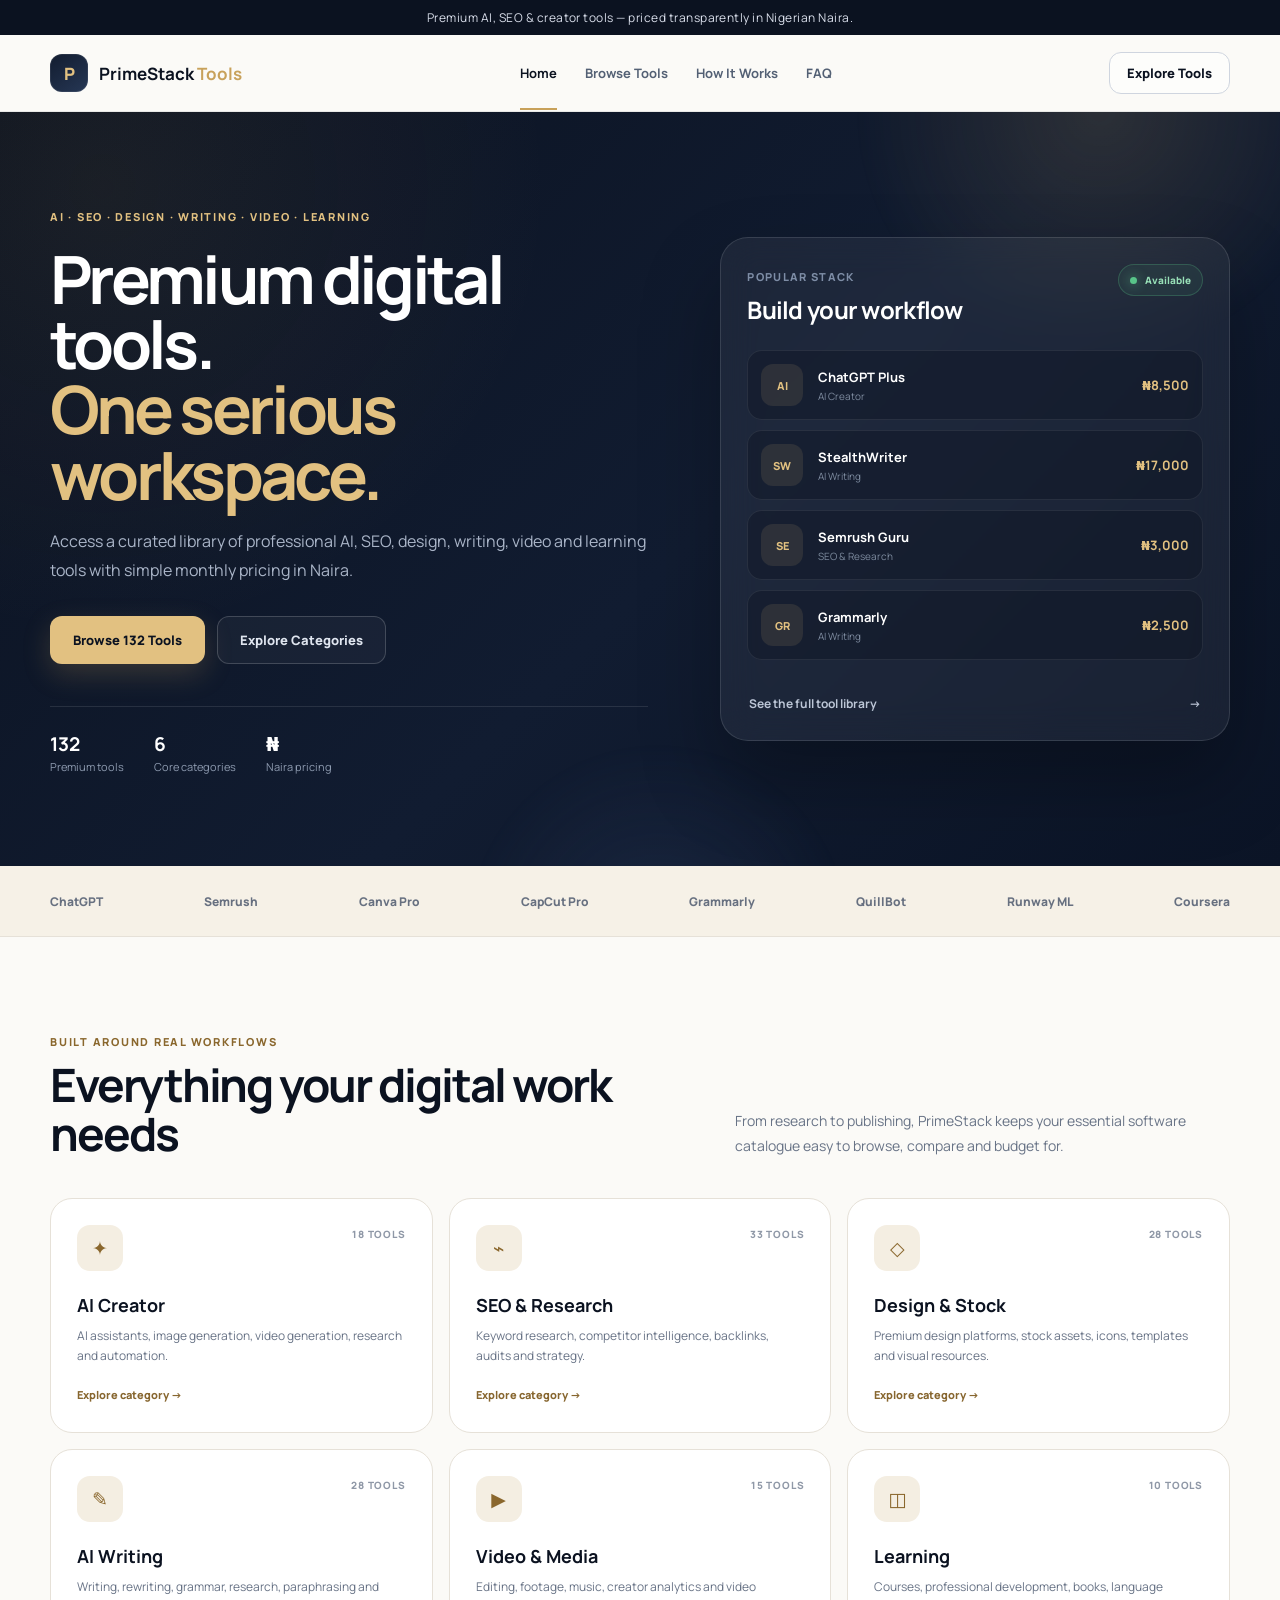
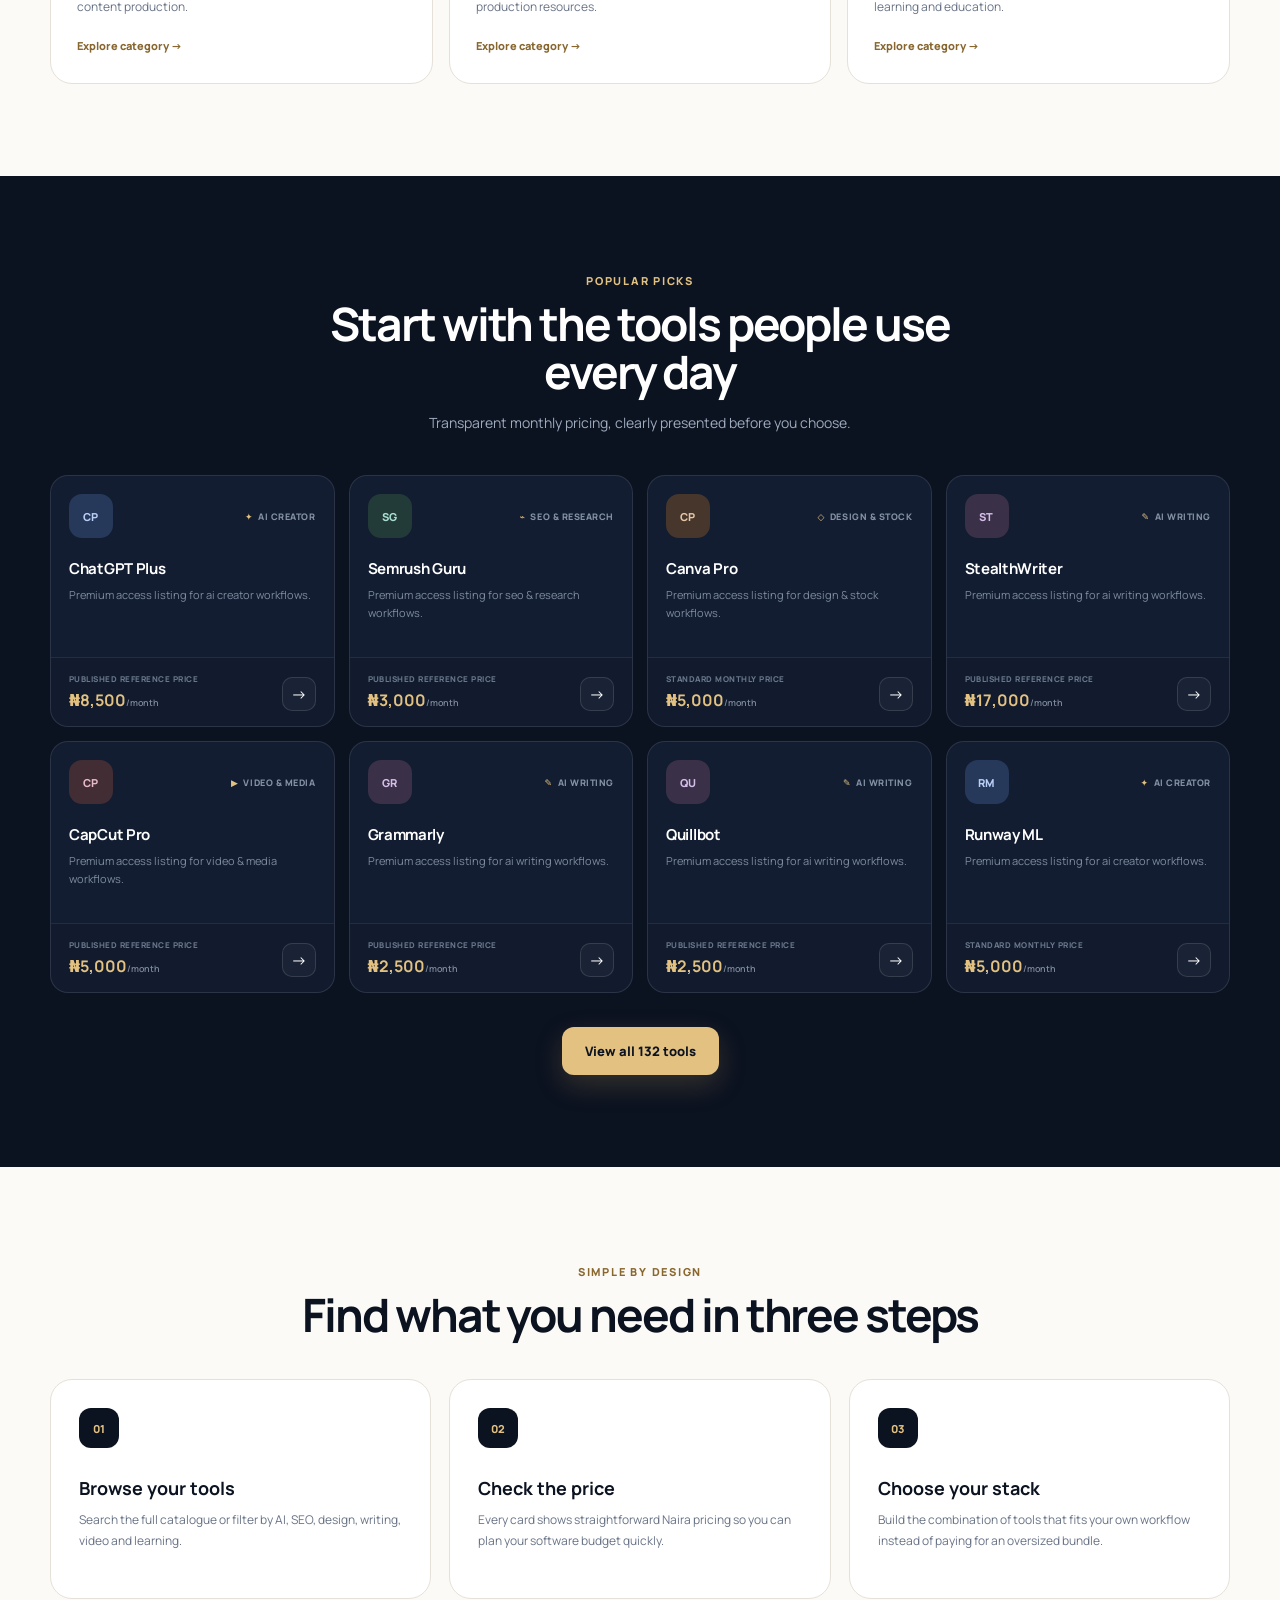
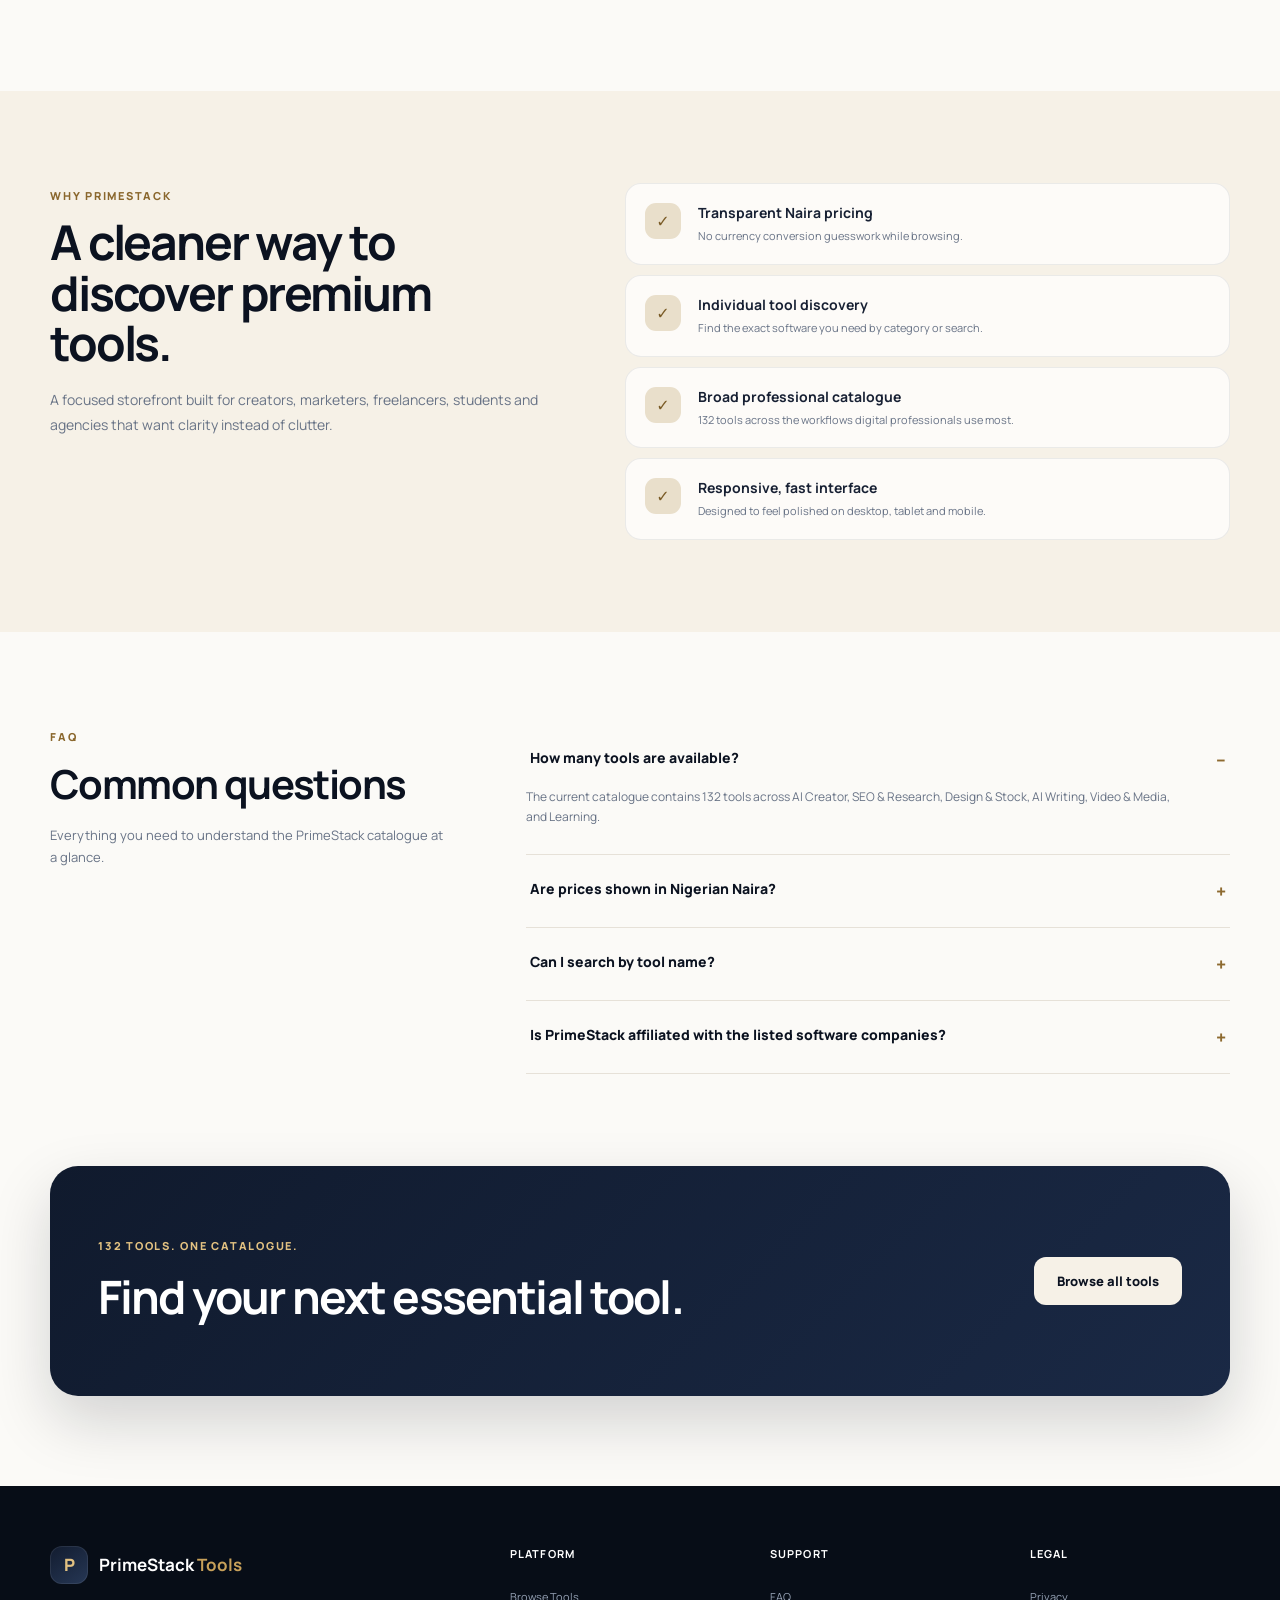
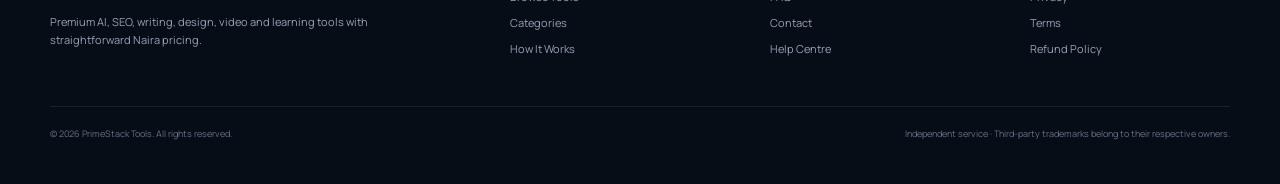
<file: index.html>
<!doctype html>
<html lang="en">
<head>
  <meta charset="UTF-8" />
  <meta name="viewport" content="width=device-width, initial-scale=1.0" />
  <meta name="description" content="PrimeStack Tools — premium AI, SEO, writing, design, video and learning tools with transparent Naira pricing." />
  <title>PrimeStack Tools — Premium Digital Tools in Naira</title>
  <link rel="preconnect" href="https://fonts.googleapis.com">
  <link rel="preconnect" href="https://fonts.gstatic.com" crossorigin>
  <link href="https://fonts.googleapis.com/css2?family=Manrope:wght@400;500;600;700;800&display=swap" rel="stylesheet">
  <link rel="stylesheet" href="styles.css" />
</head>
<body data-page="home">
  <div class="announcement">Premium AI, SEO & creator tools — priced transparently in Nigerian Naira.</div>

  <header class="site-header">
    <div class="container nav-wrap">
      <a class="brand" href="index.html" aria-label="PrimeStack Tools home">
        <span class="brand-mark">P</span>
        <span>PrimeStack <strong>Tools</strong></span>
      </a>
      <nav class="main-nav" aria-label="Primary navigation">
        <a class="active" href="index.html">Home</a>
        <a href="browse-tools.html">Browse Tools</a>
        <a href="#how-it-works">How It Works</a>
        <a href="#faq">FAQ</a>
      </nav>
      <a class="btn btn-small btn-outline" href="browse-tools.html">Explore Tools</a>
      <button class="menu-btn" aria-label="Toggle menu">☰</button>
    </div>
  </header>

  <main>
    <section class="hero">
      <div class="hero-glow hero-glow-one"></div>
      <div class="hero-glow hero-glow-two"></div>
      <div class="container hero-grid">
        <div class="hero-copy">
          <span class="eyebrow">AI · SEO · DESIGN · WRITING · VIDEO · LEARNING</span>
          <h1>Premium digital tools.<br><span>One serious workspace.</span></h1>
          <p>Access a curated library of professional AI, SEO, design, writing, video and learning tools with simple monthly pricing in Naira.</p>
          <div class="hero-actions">
            <a class="btn btn-primary" href="browse-tools.html">Browse 132 Tools</a>
            <a class="btn btn-ghost" href="#categories">Explore Categories</a>
          </div>
          <div class="trust-row">
            <div><strong>132</strong><span>Premium tools</span></div>
            <div><strong>6</strong><span>Core categories</span></div>
            <div><strong>₦</strong><span>Naira pricing</span></div>
          </div>
        </div>

        <div class="hero-panel">
          <div class="panel-top">
            <div>
              <span class="panel-kicker">Popular stack</span>
              <h2>Build your workflow</h2>
            </div>
            <span class="live-pill"><i></i> Available</span>
          </div>
          <div class="stack-list">
            <div class="stack-item"><span class="stack-icon">AI</span><div><b>ChatGPT Plus</b><small>AI Creator</small></div><strong>₦8,500</strong></div>
            <div class="stack-item"><span class="stack-icon">SW</span><div><b>StealthWriter</b><small>AI Writing</small></div><strong>₦17,000</strong></div>
            <div class="stack-item"><span class="stack-icon">SE</span><div><b>Semrush Guru</b><small>SEO & Research</small></div><strong>₦3,000</strong></div>
            <div class="stack-item"><span class="stack-icon">GR</span><div><b>Grammarly</b><small>AI Writing</small></div><strong>₦2,500</strong></div>
          </div>
          <a class="panel-link" href="browse-tools.html">See the full tool library <span>→</span></a>
        </div>
      </div>
    </section>

    <section class="logo-strip" aria-label="Popular tools">
      <div class="container strip-inner">
        <span>ChatGPT</span><span>Semrush</span><span>Canva Pro</span><span>CapCut Pro</span><span>Grammarly</span><span>QuillBot</span><span>Runway ML</span><span>Coursera</span>
      </div>
    </section>

    <section class="section" id="categories">
      <div class="container">
        <div class="section-heading split-heading">
          <div>
            <span class="eyebrow dark">BUILT AROUND REAL WORKFLOWS</span>
            <h2>Everything your digital work needs</h2>
          </div>
          <p>From research to publishing, PrimeStack keeps your essential software catalogue easy to browse, compare and budget for.</p>
        </div>

        <div class="category-grid">
          <a class="category-card" href="browse-tools.html?category=AI%20Creator">
            <span class="category-icon">✦</span><span class="category-count">18 tools</span>
            <h3>AI Creator</h3><p>AI assistants, image generation, video generation, research and automation.</p><span class="card-link">Explore category →</span>
          </a>
          <a class="category-card" href="browse-tools.html?category=SEO%20%26%20Research">
            <span class="category-icon">⌁</span><span class="category-count">33 tools</span>
            <h3>SEO & Research</h3><p>Keyword research, competitor intelligence, backlinks, audits and strategy.</p><span class="card-link">Explore category →</span>
          </a>
          <a class="category-card" href="browse-tools.html?category=Design%20%26%20Stock">
            <span class="category-icon">◇</span><span class="category-count">28 tools</span>
            <h3>Design & Stock</h3><p>Premium design platforms, stock assets, icons, templates and visual resources.</p><span class="card-link">Explore category →</span>
          </a>
          <a class="category-card" href="browse-tools.html?category=AI%20Writing">
            <span class="category-icon">✎</span><span class="category-count">28 tools</span>
            <h3>AI Writing</h3><p>Writing, rewriting, grammar, research, paraphrasing and content production.</p><span class="card-link">Explore category →</span>
          </a>
          <a class="category-card" href="browse-tools.html?category=Video%20%26%20Media">
            <span class="category-icon">▶</span><span class="category-count">15 tools</span>
            <h3>Video & Media</h3><p>Editing, footage, music, creator analytics and video production resources.</p><span class="card-link">Explore category →</span>
          </a>
          <a class="category-card" href="browse-tools.html?category=Learning">
            <span class="category-icon">◫</span><span class="category-count">10 tools</span>
            <h3>Learning</h3><p>Courses, professional development, books, language learning and education.</p><span class="card-link">Explore category →</span>
          </a>
        </div>
      </div>
    </section>

    <section class="section section-dark">
      <div class="container">
        <div class="section-heading centered light">
          <span class="eyebrow">POPULAR PICKS</span>
          <h2>Start with the tools people use every day</h2>
          <p>Transparent monthly pricing, clearly presented before you choose.</p>
        </div>
        <div id="featuredTools" class="tool-grid featured-grid"></div>
        <div class="center-action"><a class="btn btn-primary" href="browse-tools.html">View all 132 tools</a></div>
      </div>
    </section>

    <section class="section" id="how-it-works">
      <div class="container">
        <div class="section-heading centered">
          <span class="eyebrow dark">SIMPLE BY DESIGN</span>
          <h2>Find what you need in three steps</h2>
        </div>
        <div class="steps-grid">
          <article class="step-card"><span>01</span><h3>Browse your tools</h3><p>Search the full catalogue or filter by AI, SEO, design, writing, video and learning.</p></article>
          <article class="step-card"><span>02</span><h3>Check the price</h3><p>Every card shows straightforward Naira pricing so you can plan your software budget quickly.</p></article>
          <article class="step-card"><span>03</span><h3>Choose your stack</h3><p>Build the combination of tools that fits your own workflow instead of paying for an oversized bundle.</p></article>
        </div>
      </div>
    </section>

    <section class="section value-section">
      <div class="container value-grid">
        <div>
          <span class="eyebrow dark">WHY PRIMESTACK</span>
          <h2>A cleaner way to discover premium tools.</h2>
          <p class="value-lead">A focused storefront built for creators, marketers, freelancers, students and agencies that want clarity instead of clutter.</p>
        </div>
        <div class="benefit-list">
          <div><span>✓</span><div><h3>Transparent Naira pricing</h3><p>No currency conversion guesswork while browsing.</p></div></div>
          <div><span>✓</span><div><h3>Individual tool discovery</h3><p>Find the exact software you need by category or search.</p></div></div>
          <div><span>✓</span><div><h3>Broad professional catalogue</h3><p>132 tools across the workflows digital professionals use most.</p></div></div>
          <div><span>✓</span><div><h3>Responsive, fast interface</h3><p>Designed to feel polished on desktop, tablet and mobile.</p></div></div>
        </div>
      </div>
    </section>

    <section class="section faq-section" id="faq">
      <div class="container faq-grid">
        <div class="faq-intro">
          <span class="eyebrow dark">FAQ</span>
          <h2>Common questions</h2>
          <p>Everything you need to understand the PrimeStack catalogue at a glance.</p>
        </div>
        <div class="accordion">
          <details open><summary>How many tools are available?</summary><p>The current catalogue contains 132 tools across AI Creator, SEO & Research, Design & Stock, AI Writing, Video & Media, and Learning.</p></details>
          <details><summary>Are prices shown in Nigerian Naira?</summary><p>Yes. All storefront pricing is displayed in Naira. Where an exact published reference price exists, it is reflected; otherwise the standard listing price is ₦5,000/month.</p></details>
          <details><summary>Can I search by tool name?</summary><p>Yes. The Browse Tools page includes instant search and category filters for the entire catalogue.</p></details>
          <details><summary>Is PrimeStack affiliated with the listed software companies?</summary><p>No. PrimeStack Tools is presented as an independent storefront. Third-party product names and trademarks remain the property of their respective owners.</p></details>
        </div>
      </div>
    </section>

    <section class="cta-section">
      <div class="container cta-box">
        <div>
          <span class="eyebrow">132 TOOLS. ONE CATALOGUE.</span>
          <h2>Find your next essential tool.</h2>
        </div>
        <a class="btn btn-light" href="browse-tools.html">Browse all tools</a>
      </div>
    </section>
  </main>

  <footer class="site-footer">
    <div class="container footer-grid">
      <div>
        <a class="brand footer-brand" href="index.html"><span class="brand-mark">P</span><span>PrimeStack <strong>Tools</strong></span></a>
        <p>Premium AI, SEO, writing, design, video and learning tools with straightforward Naira pricing.</p>
      </div>
      <div><h4>Platform</h4><a href="browse-tools.html">Browse Tools</a><a href="#categories">Categories</a><a href="#how-it-works">How It Works</a></div>
      <div><h4>Support</h4><a href="#faq">FAQ</a><a href="#">Contact</a><a href="#">Help Centre</a></div>
      <div><h4>Legal</h4><a href="#">Privacy</a><a href="#">Terms</a><a href="#">Refund Policy</a></div>
    </div>
    <div class="container footer-bottom">
      <span>© 2026 PrimeStack Tools. All rights reserved.</span>
      <span>Independent service · Third-party trademarks belong to their respective owners.</span>
    </div>
  </footer>

  <script src="app.js"></script>
</body>
</html>
</file>
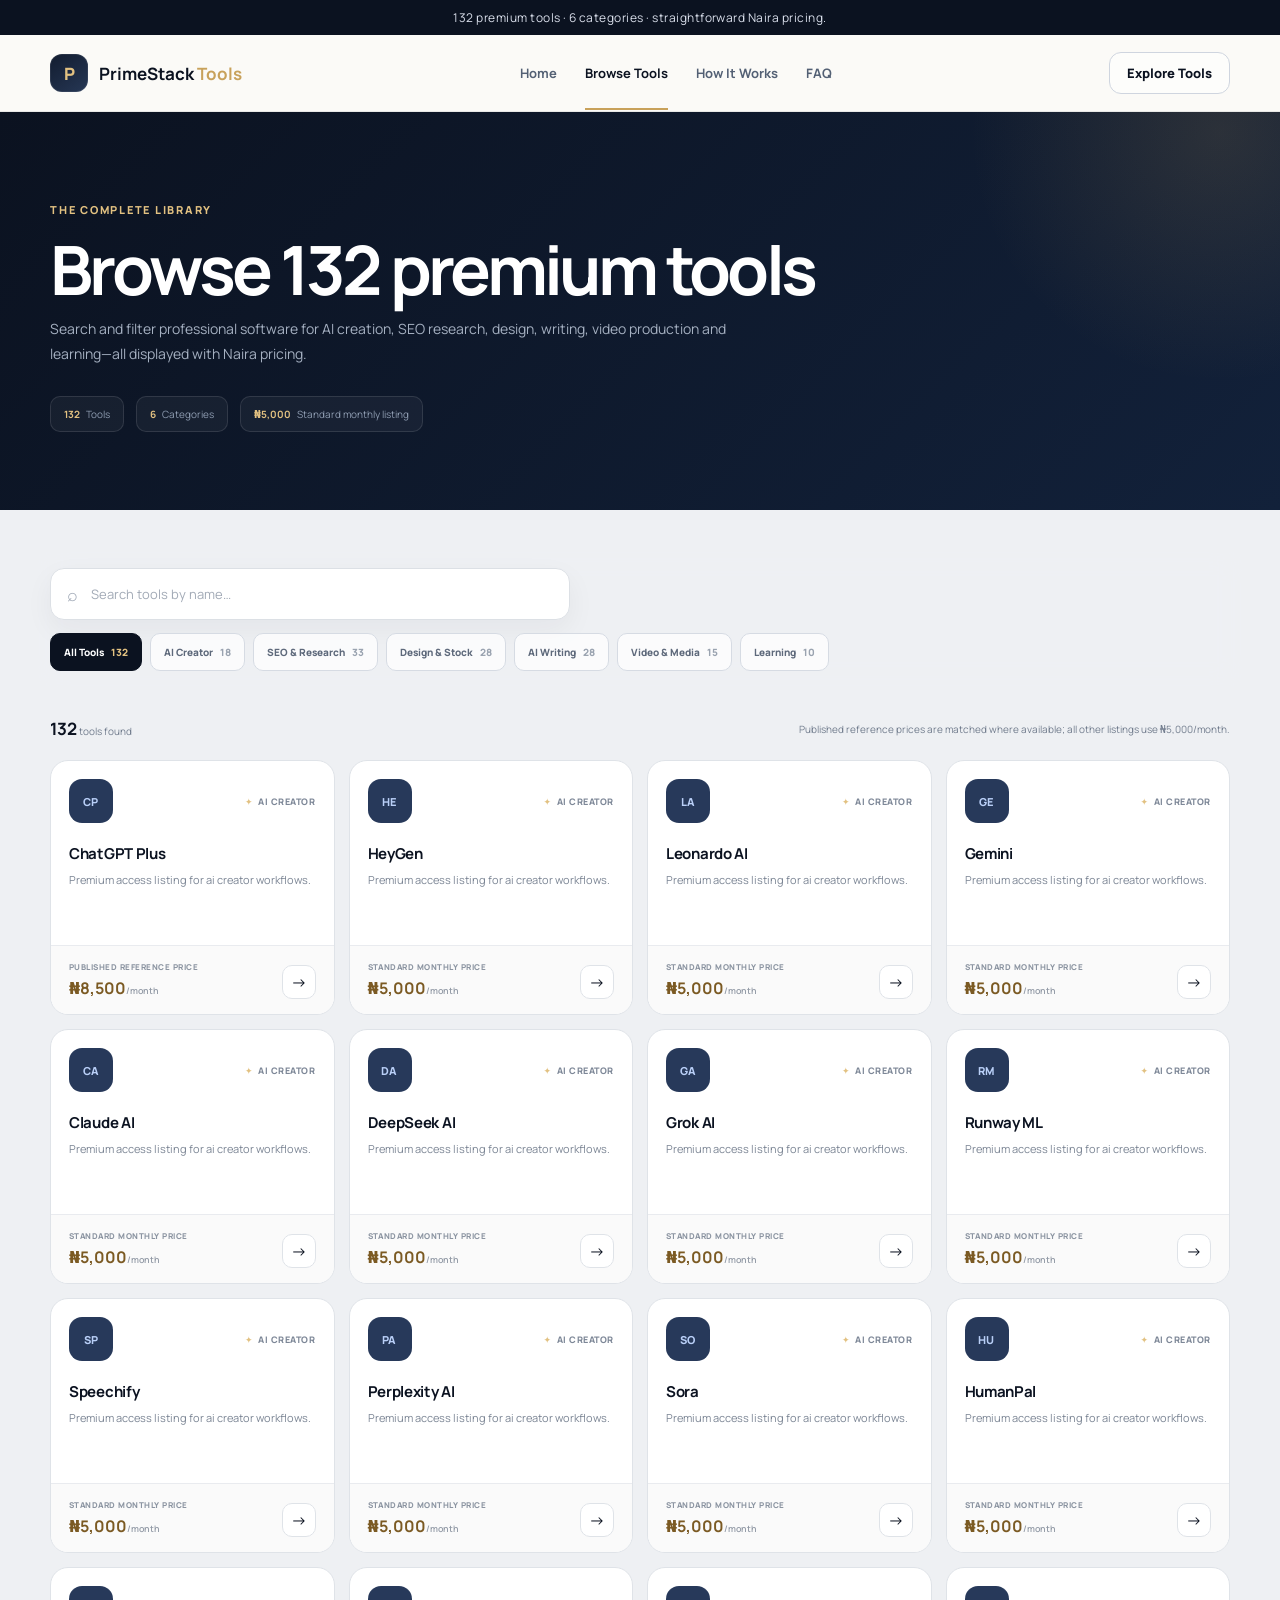
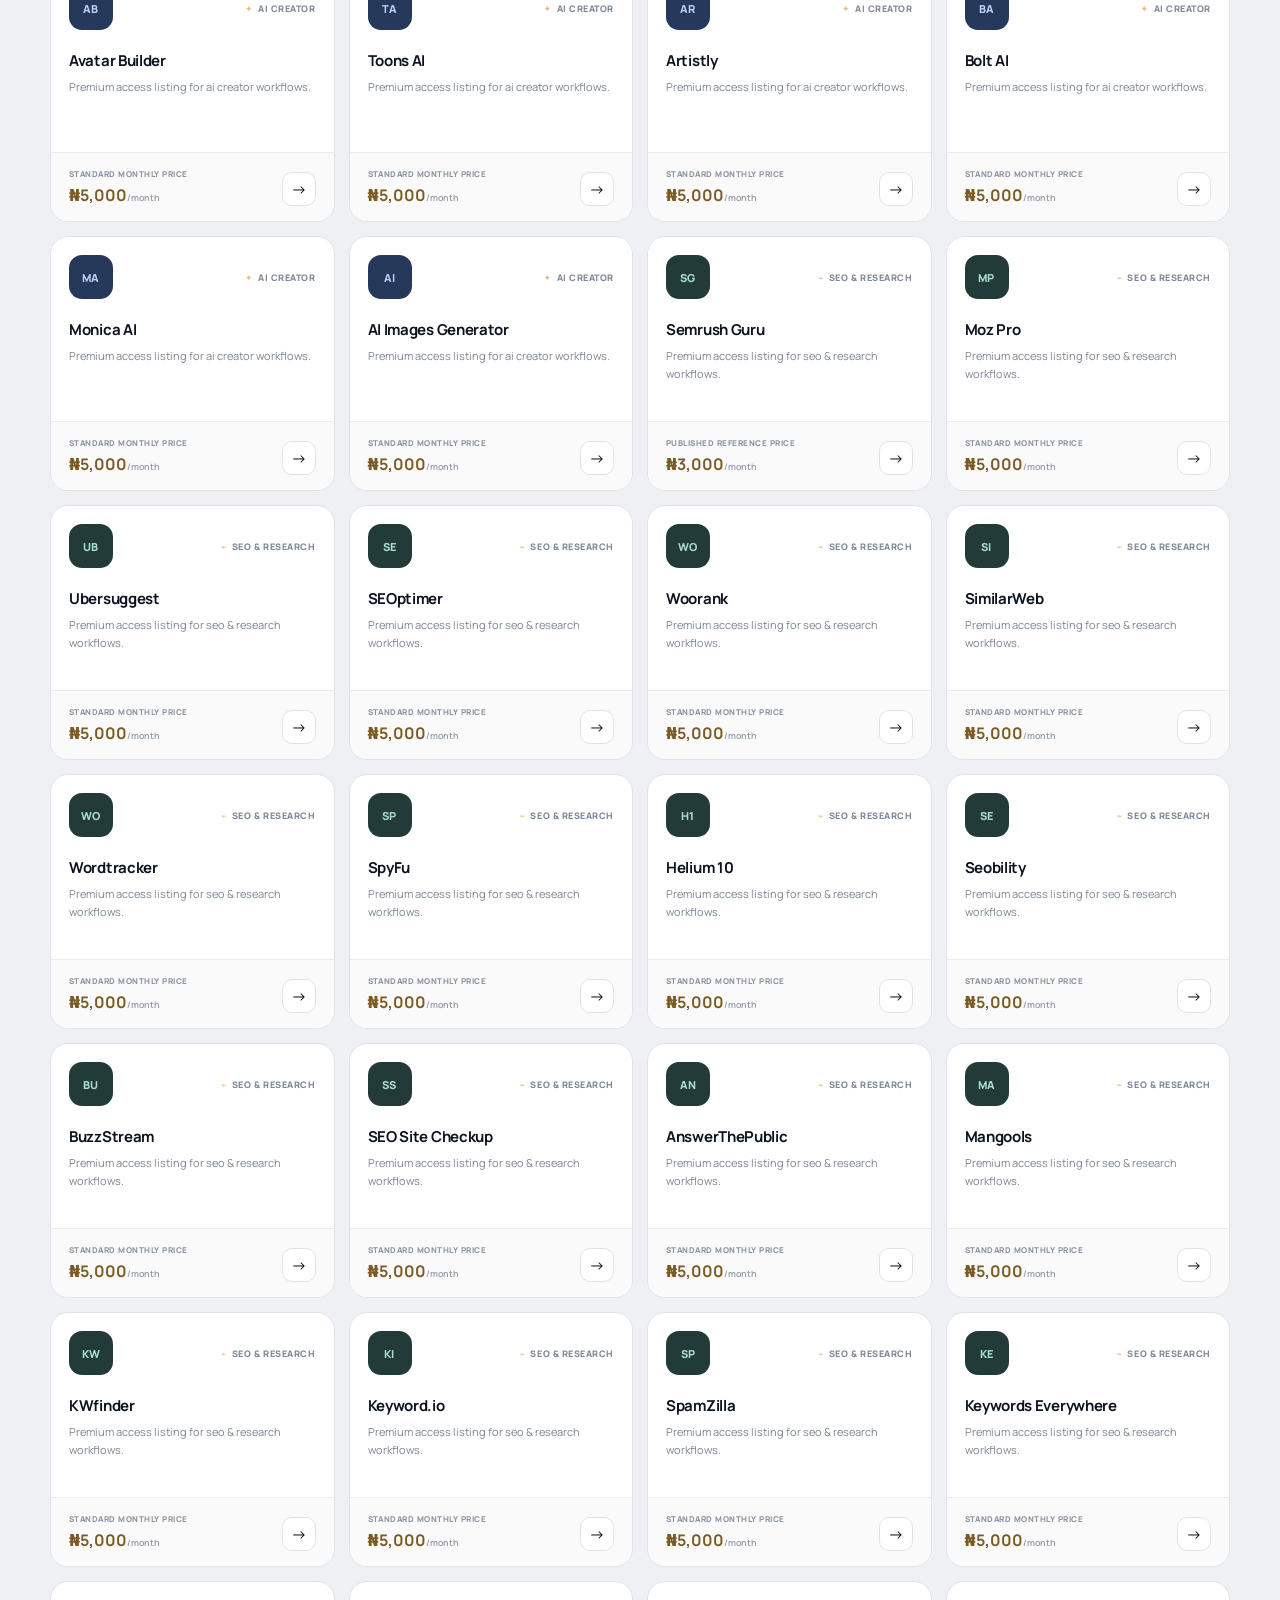
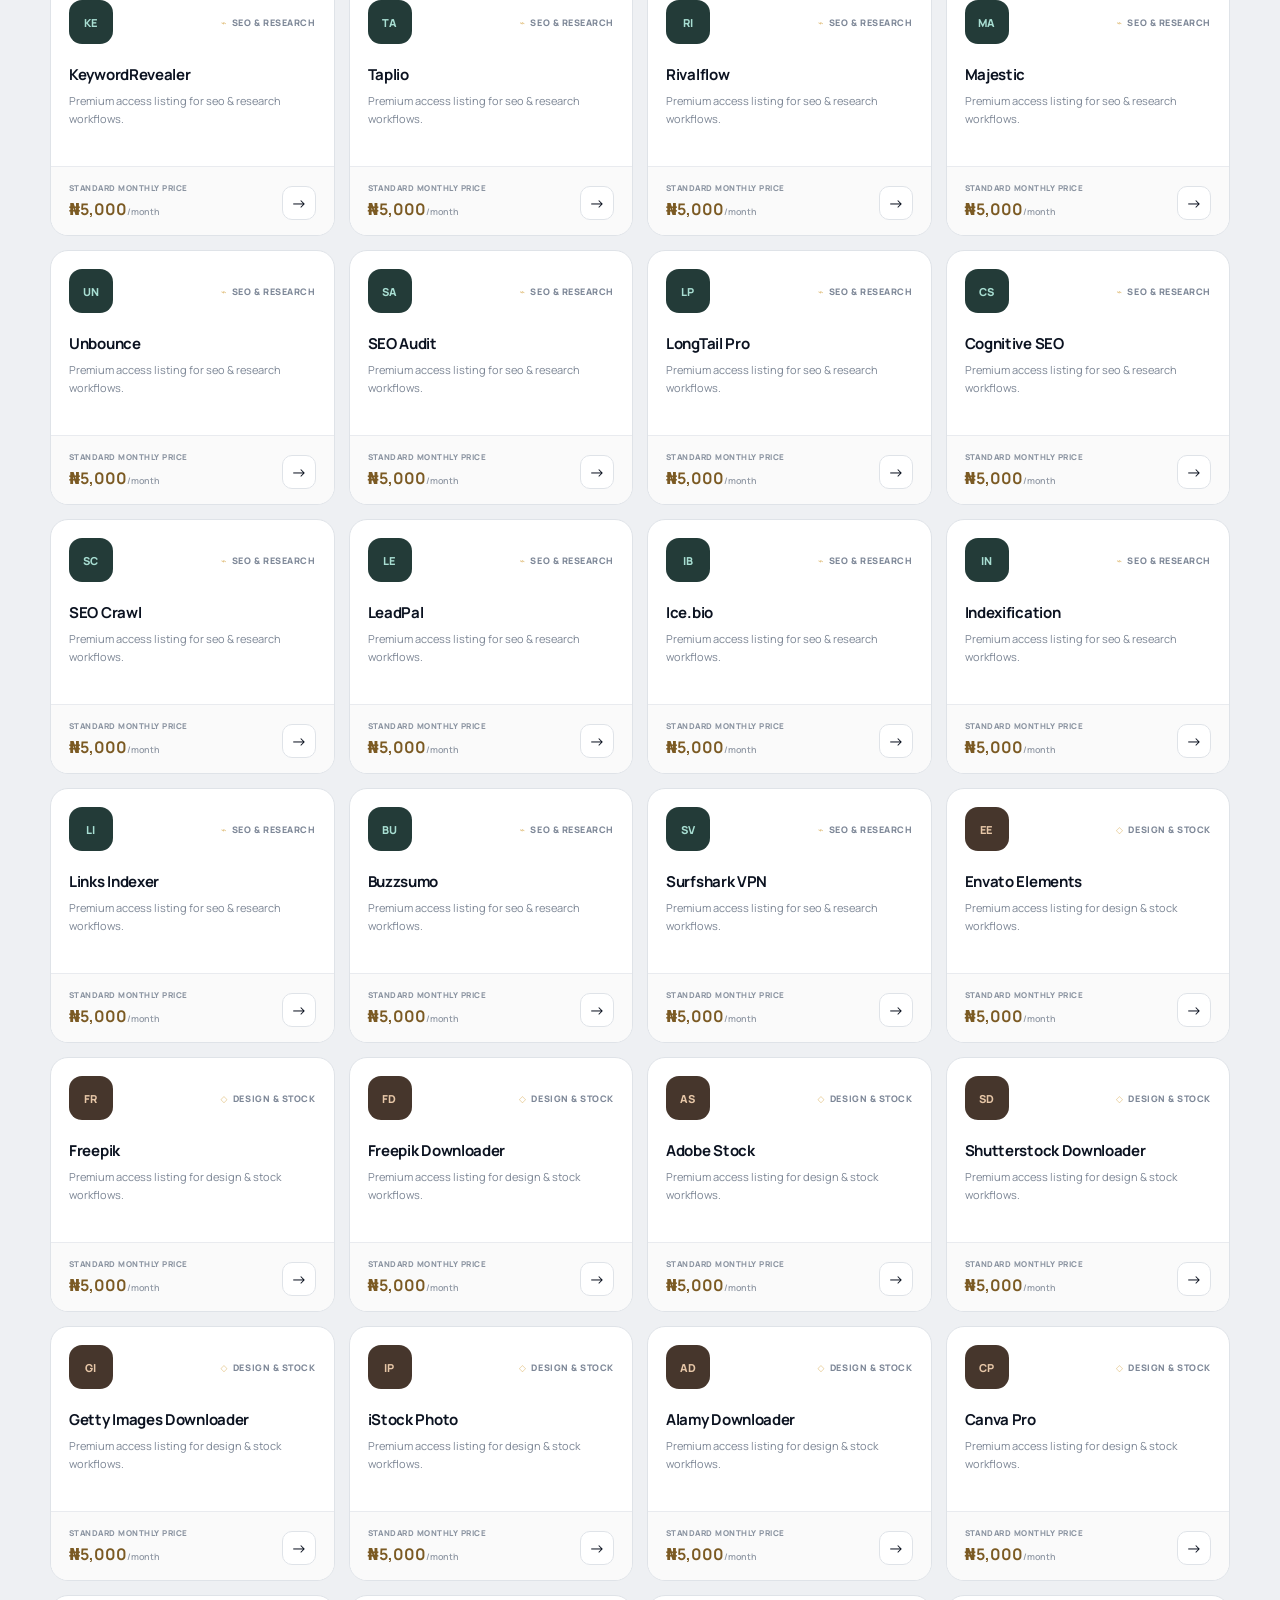
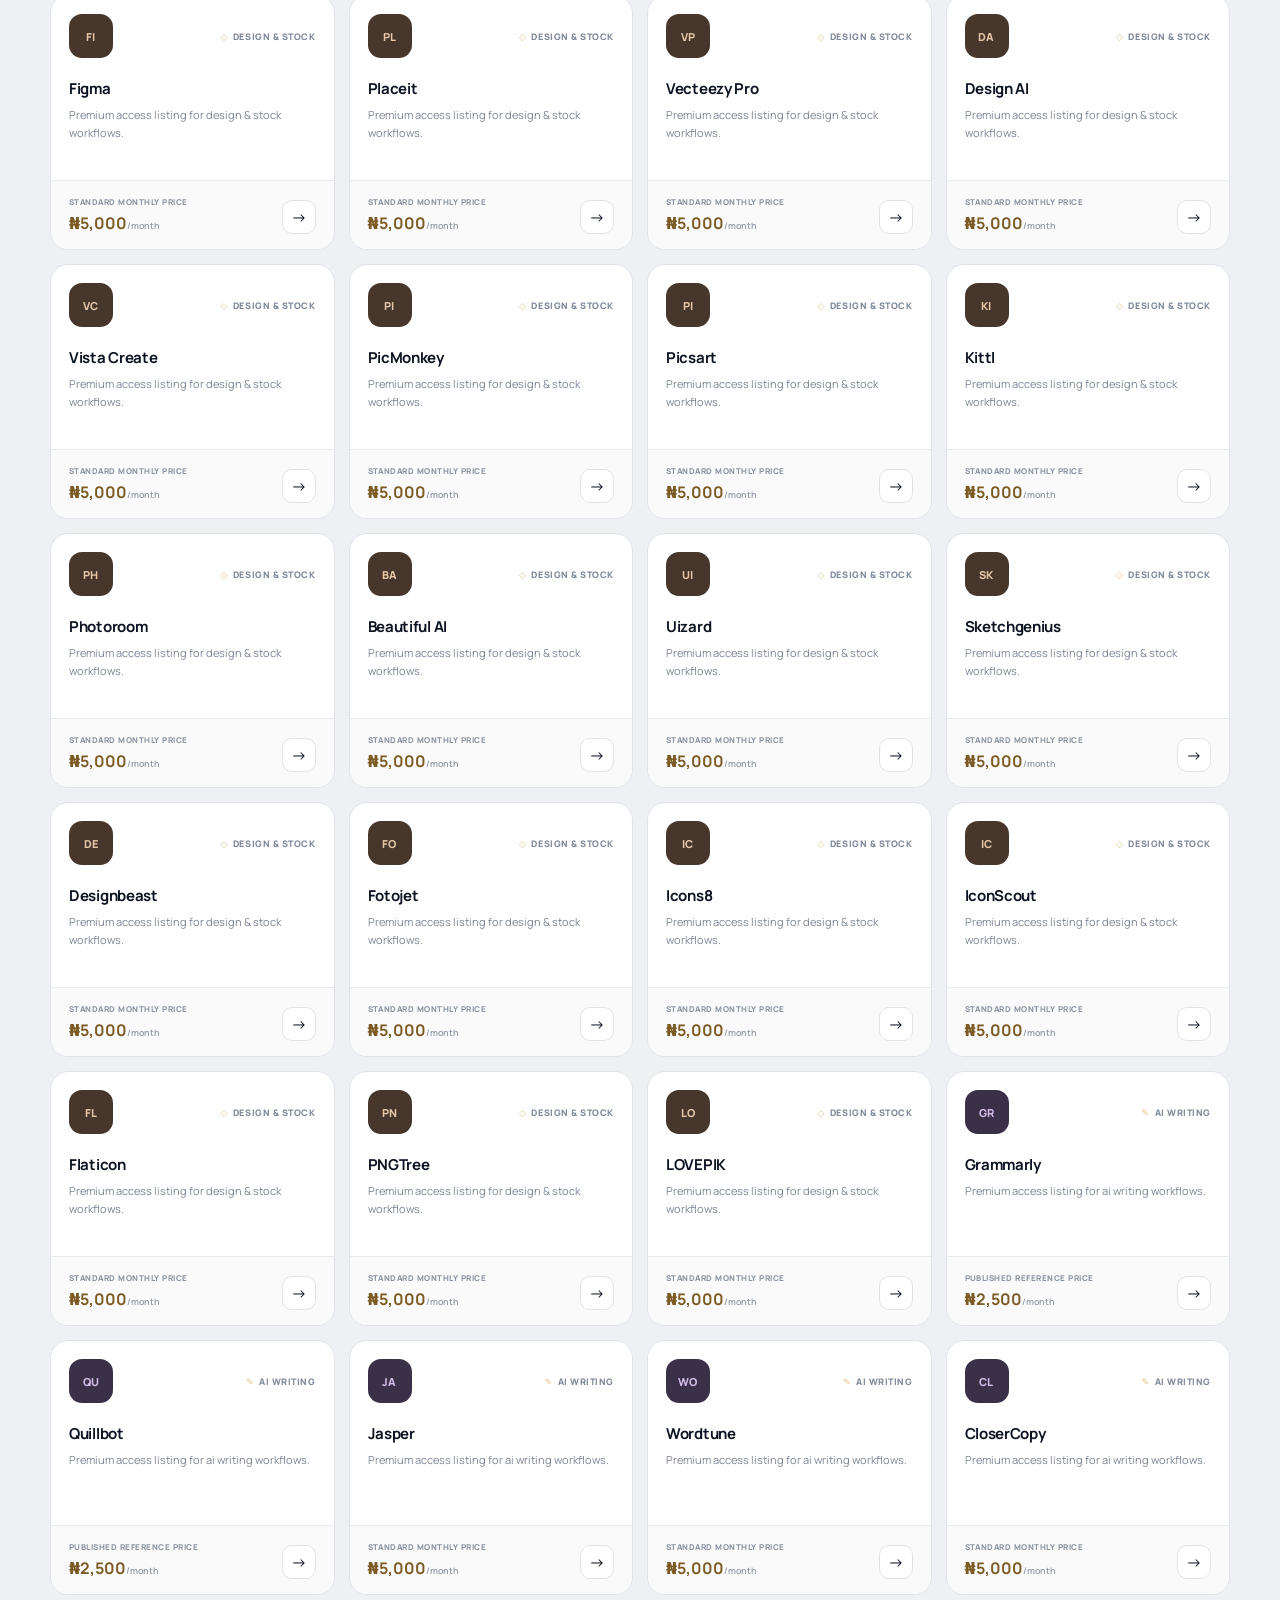
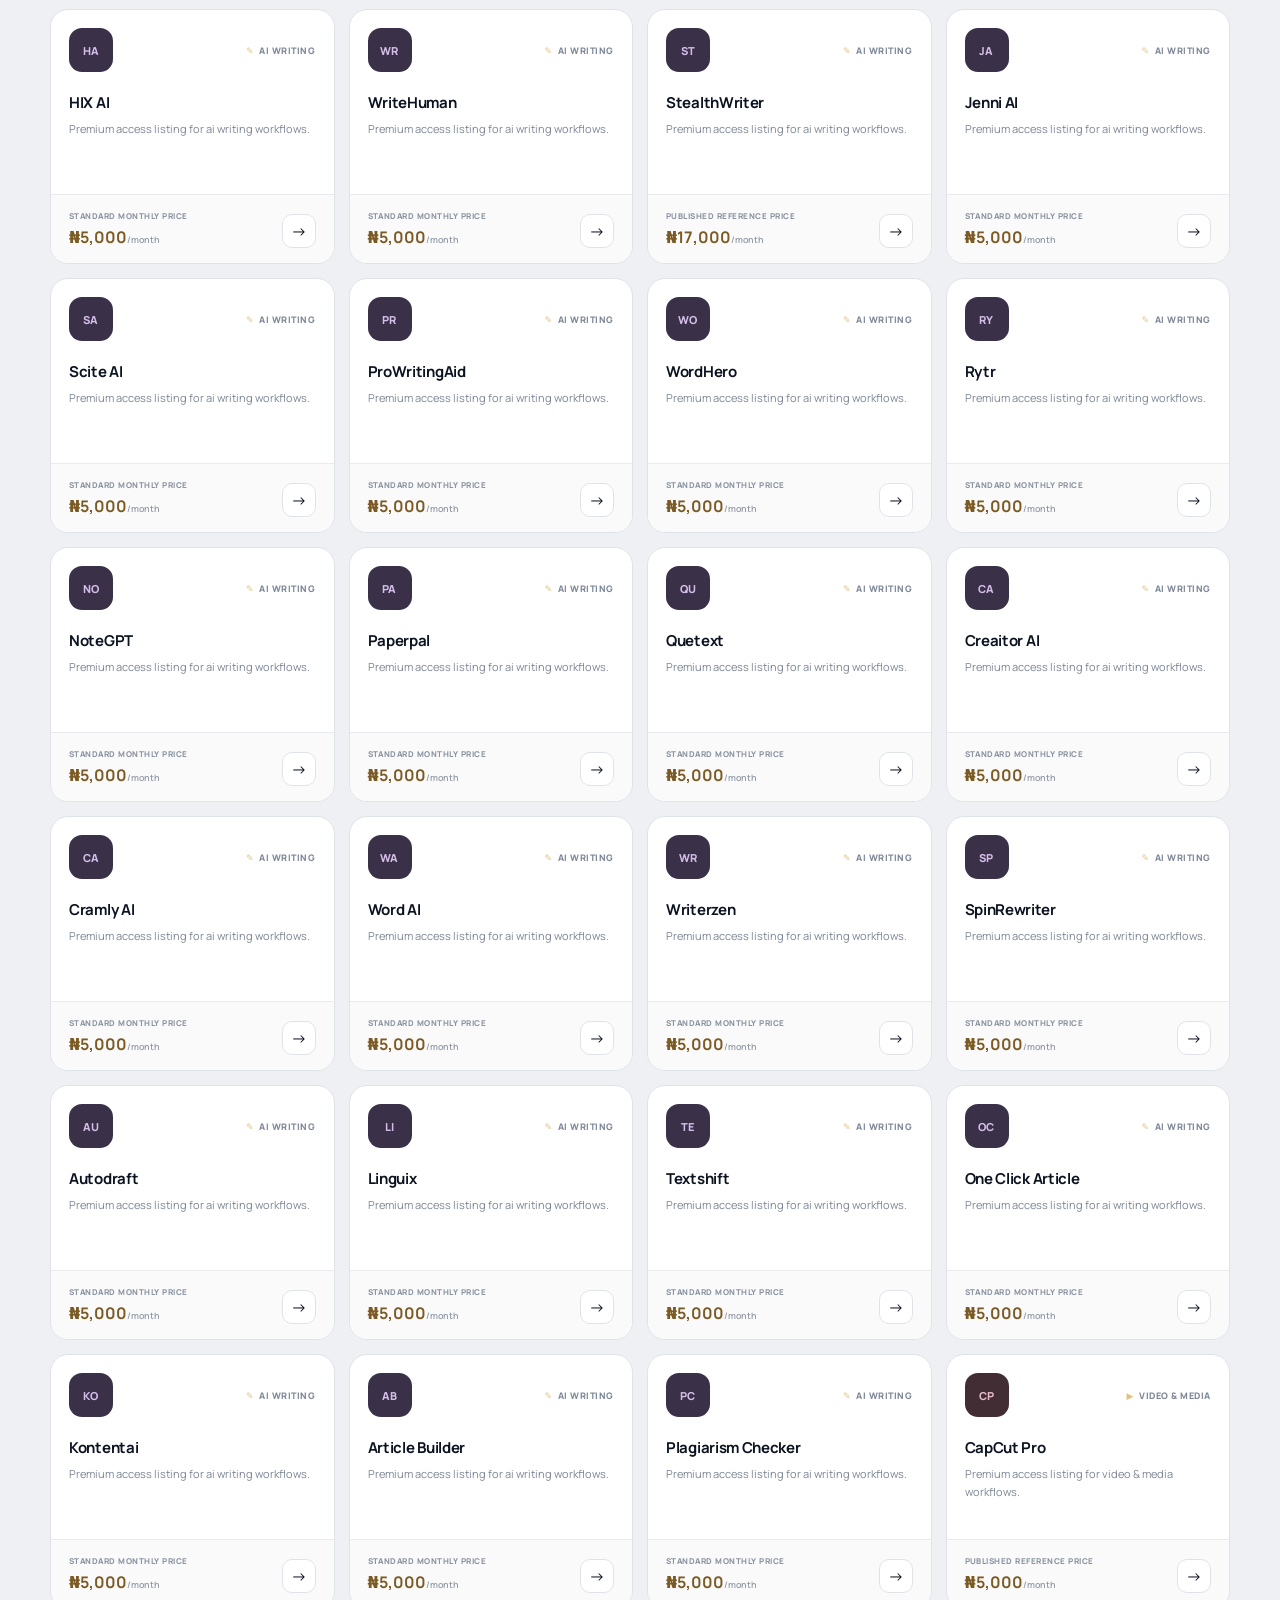
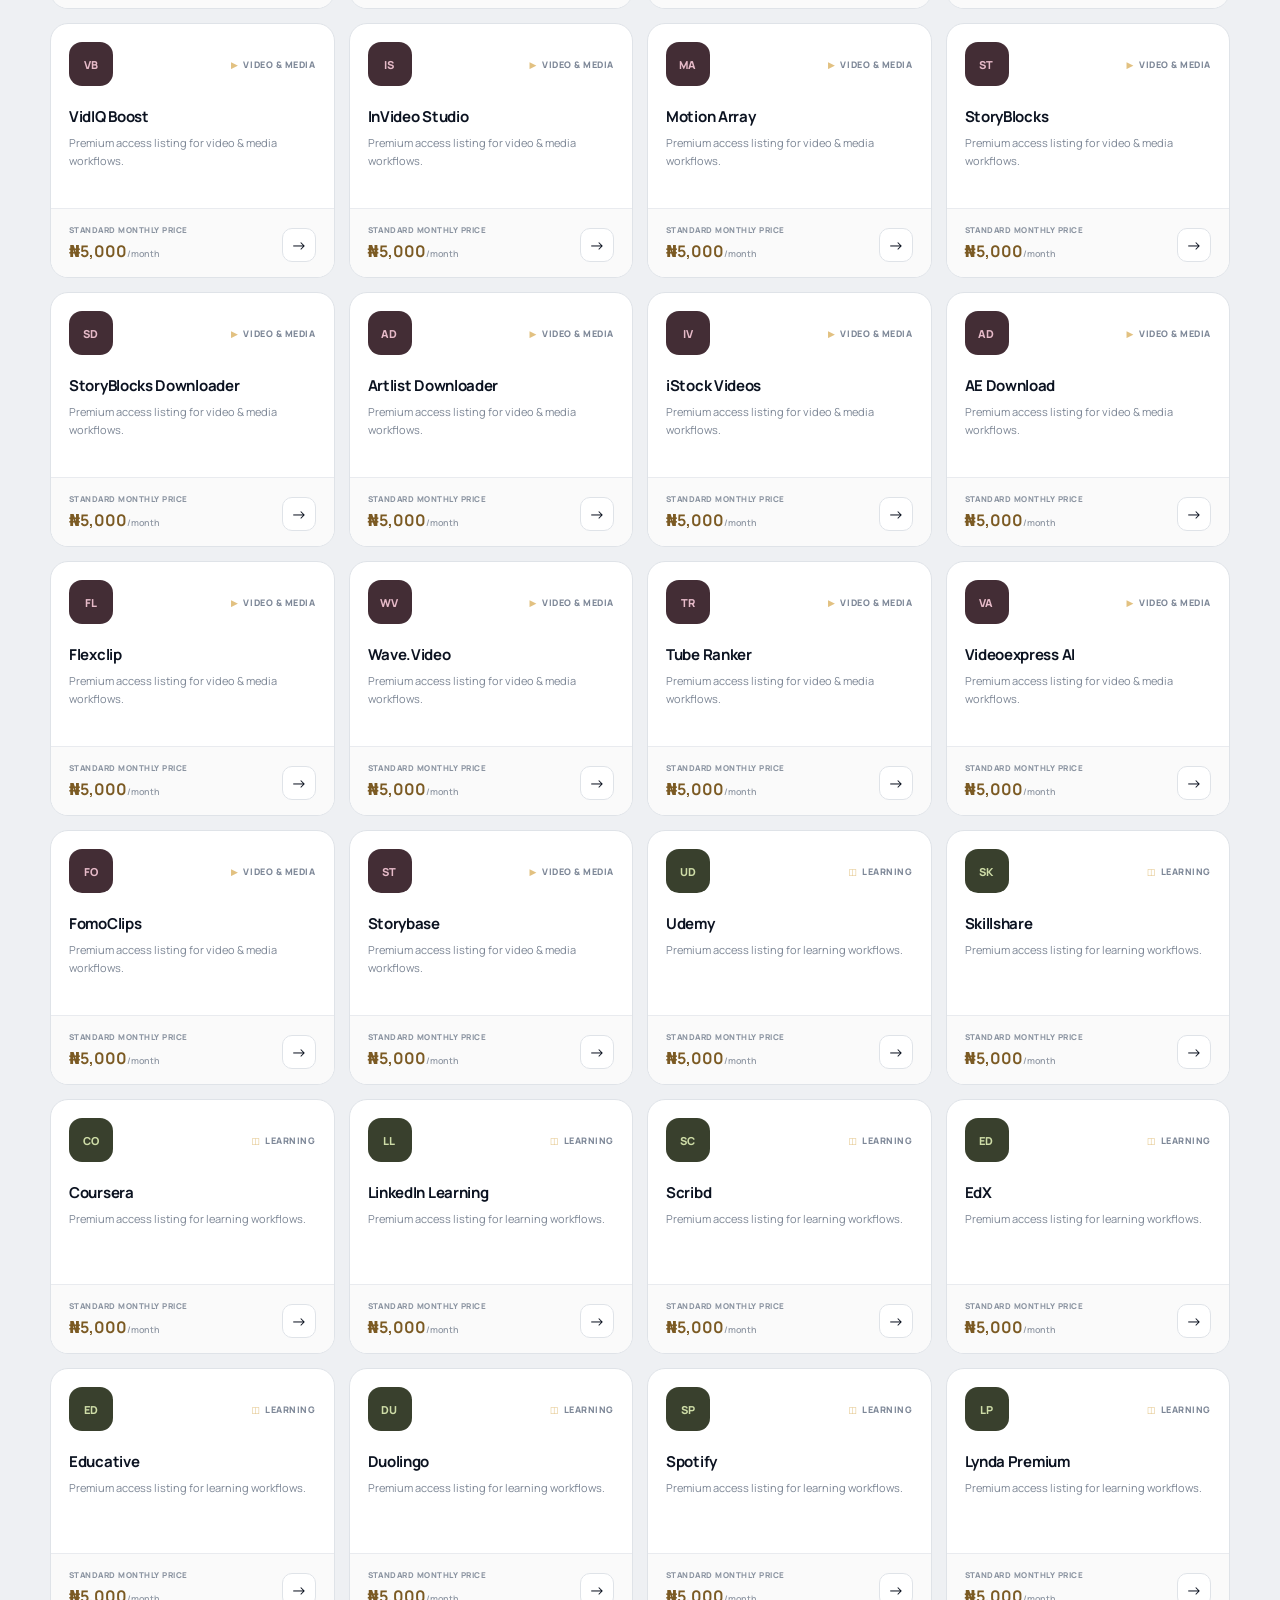
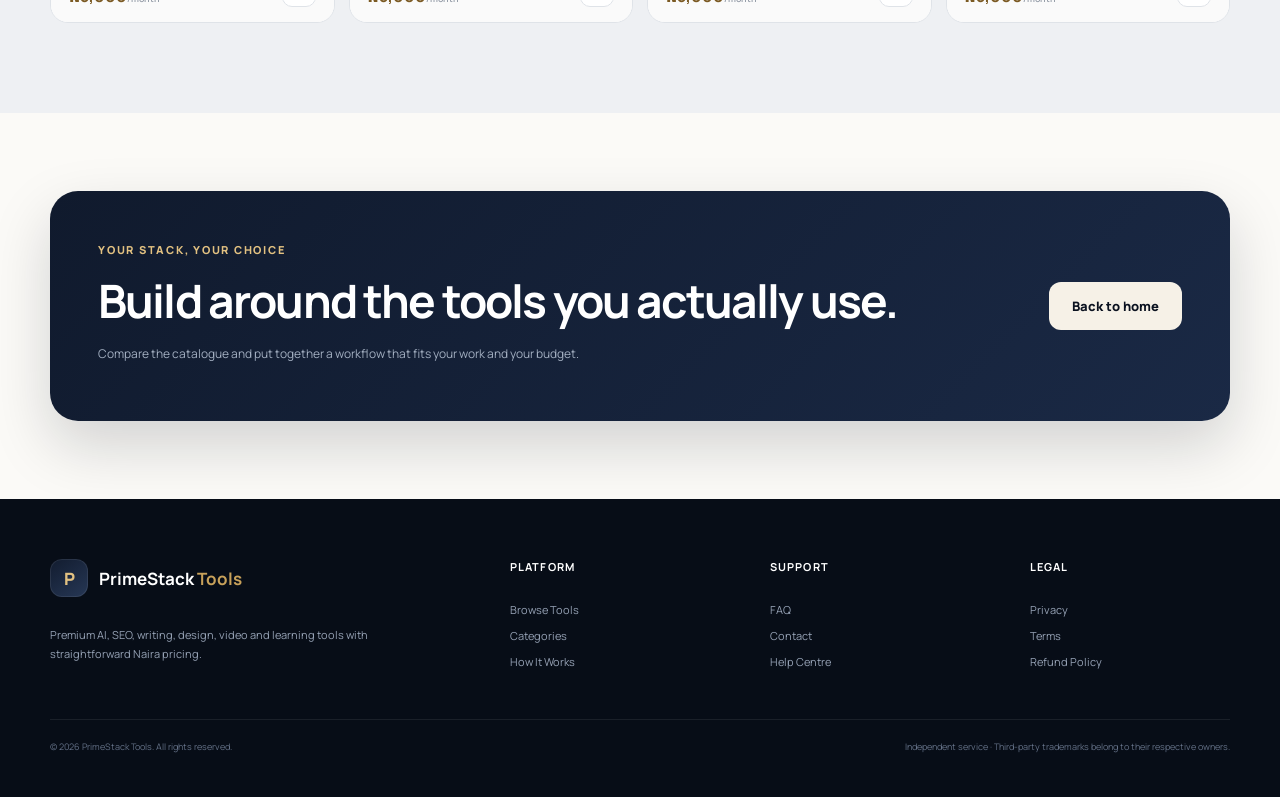
<file: browse-tools.html>
<!doctype html>
<html lang="en">
<head>
  <meta charset="UTF-8" />
  <meta name="viewport" content="width=device-width, initial-scale=1.0" />
  <meta name="description" content="Browse all 132 PrimeStack Tools across AI, SEO, design, writing, video and learning." />
  <title>Browse Tools — PrimeStack Tools</title>
  <link rel="preconnect" href="https://fonts.googleapis.com">
  <link rel="preconnect" href="https://fonts.gstatic.com" crossorigin>
  <link href="https://fonts.googleapis.com/css2?family=Manrope:wght@400;500;600;700;800&display=swap" rel="stylesheet">
  <link rel="stylesheet" href="styles.css" />
</head>
<body data-page="browse">
  <div class="announcement">132 premium tools · 6 categories · straightforward Naira pricing.</div>

  <header class="site-header">
    <div class="container nav-wrap">
      <a class="brand" href="index.html" aria-label="PrimeStack Tools home">
        <span class="brand-mark">P</span>
        <span>PrimeStack <strong>Tools</strong></span>
      </a>
      <nav class="main-nav" aria-label="Primary navigation">
        <a href="index.html">Home</a>
        <a class="active" href="browse-tools.html">Browse Tools</a>
        <a href="index.html#how-it-works">How It Works</a>
        <a href="index.html#faq">FAQ</a>
      </nav>
      <a class="btn btn-small btn-outline" href="#toolLibrary">Explore Tools</a>
      <button class="menu-btn" aria-label="Toggle menu">☰</button>
    </div>
  </header>

  <main>
    <section class="browse-hero">
      <div class="container browse-hero-inner">
        <span class="eyebrow">THE COMPLETE LIBRARY</span>
        <h1>Browse 132 premium tools</h1>
        <p>Search and filter professional software for AI creation, SEO research, design, writing, video production and learning—all displayed with Naira pricing.</p>
        <div class="browse-stats">
          <span><b>132</b> Tools</span>
          <span><b>6</b> Categories</span>
          <span><b>₦5,000</b> Standard monthly listing</span>
        </div>
      </div>
    </section>

    <section class="catalogue-section" id="toolLibrary">
      <div class="container">
        <div class="catalogue-toolbar">
          <label class="search-box">
            <span>⌕</span>
            <input id="toolSearch" type="search" placeholder="Search tools by name…" autocomplete="off" />
          </label>
          <div class="filter-row" id="categoryFilters">
            <button class="filter-btn active" data-category="All">All Tools <span>132</span></button>
            <button class="filter-btn" data-category="AI Creator">AI Creator <span>18</span></button>
            <button class="filter-btn" data-category="SEO & Research">SEO & Research <span>33</span></button>
            <button class="filter-btn" data-category="Design & Stock">Design & Stock <span>28</span></button>
            <button class="filter-btn" data-category="AI Writing">AI Writing <span>28</span></button>
            <button class="filter-btn" data-category="Video & Media">Video & Media <span>15</span></button>
            <button class="filter-btn" data-category="Learning">Learning <span>10</span></button>
          </div>
        </div>

        <div class="results-meta">
          <div><strong id="resultCount">132</strong> tools found</div>
          <div class="pricing-note">Published reference prices are matched where available; all other listings use ₦5,000/month.</div>
        </div>

        <div id="allTools" class="tool-grid catalogue-grid"></div>

        <div id="emptyState" class="empty-state" hidden>
          <span>⌕</span>
          <h3>No tools found</h3>
          <p>Try another name or clear your category filter.</p>
          <button id="clearFilters" class="btn btn-primary">Clear filters</button>
        </div>
      </div>
    </section>

    <section class="catalogue-cta">
      <div class="container">
        <div class="catalogue-cta-inner">
          <div>
            <span class="eyebrow">YOUR STACK, YOUR CHOICE</span>
            <h2>Build around the tools you actually use.</h2>
            <p>Compare the catalogue and put together a workflow that fits your work and your budget.</p>
          </div>
          <a class="btn btn-light" href="index.html">Back to home</a>
        </div>
      </div>
    </section>
  </main>

  <footer class="site-footer">
    <div class="container footer-grid">
      <div>
        <a class="brand footer-brand" href="index.html"><span class="brand-mark">P</span><span>PrimeStack <strong>Tools</strong></span></a>
        <p>Premium AI, SEO, writing, design, video and learning tools with straightforward Naira pricing.</p>
      </div>
      <div><h4>Platform</h4><a href="browse-tools.html">Browse Tools</a><a href="index.html#categories">Categories</a><a href="index.html#how-it-works">How It Works</a></div>
      <div><h4>Support</h4><a href="index.html#faq">FAQ</a><a href="#">Contact</a><a href="#">Help Centre</a></div>
      <div><h4>Legal</h4><a href="#">Privacy</a><a href="#">Terms</a><a href="#">Refund Policy</a></div>
    </div>
    <div class="container footer-bottom">
      <span>© 2026 PrimeStack Tools. All rights reserved.</span>
      <span>Independent service · Third-party trademarks belong to their respective owners.</span>
    </div>
  </footer>

  <script src="app.js"></script>
</body>
</html>
</file>
<file: styles.css>
:root {
  --ink: #0b1220;
  --ink-2: #121c2f;
  --ink-3: #1a2740;
  --gold: #c8a15a;
  --gold-2: #e2c181;
  --cream: #f6f1e7;
  --paper: #fbfaf7;
  --white: #ffffff;
  --text: #172033;
  --muted: #687386;
  --line: #e6e1d8;
  --line-dark: rgba(255,255,255,.12);
  --success: #58c489;
  --shadow: 0 20px 60px rgba(11, 18, 32, .10);
  --radius: 22px;
  --radius-sm: 14px;
  --container: 1180px;
}

* { box-sizing: border-box; }
html { scroll-behavior: smooth; }
body {
  margin: 0;
  font-family: "Manrope", system-ui, -apple-system, BlinkMacSystemFont, "Segoe UI", sans-serif;
  background: var(--paper);
  color: var(--text);
  -webkit-font-smoothing: antialiased;
}
body.modal-open { overflow: hidden; }
a { color: inherit; text-decoration: none; }
button, input { font: inherit; }
img { max-width: 100%; }
.container { width: min(calc(100% - 40px), var(--container)); margin: 0 auto; }

.announcement {
  padding: 9px 20px;
  text-align: center;
  background: var(--ink);
  color: #d9deea;
  font-size: 12px;
  letter-spacing: .04em;
}

.site-header {
  position: sticky;
  top: 0;
  z-index: 30;
  background: rgba(251,250,247,.92);
  backdrop-filter: blur(16px);
  border-bottom: 1px solid rgba(18,28,47,.08);
}
.nav-wrap {
  min-height: 76px;
  display: flex;
  align-items: center;
  justify-content: space-between;
  gap: 28px;
}
.brand {
  display: inline-flex;
  align-items: center;
  gap: 11px;
  font-size: 17px;
  font-weight: 700;
  color: var(--ink);
  white-space: nowrap;
}
.brand strong { color: var(--gold); }
.brand-mark {
  width: 38px;
  height: 38px;
  border-radius: 12px;
  display: inline-grid;
  place-items: center;
  background: linear-gradient(145deg, var(--ink-2), #263755);
  color: var(--gold-2);
  font-weight: 800;
  box-shadow: inset 0 0 0 1px rgba(255,255,255,.08);
}
.main-nav { display: flex; align-items: center; gap: 28px; }
.main-nav a {
  color: #536074;
  font-size: 13px;
  font-weight: 700;
  transition: color .2s ease;
}
.main-nav a:hover, .main-nav a.active { color: var(--ink); }
.main-nav a.active { position: relative; }
.main-nav a.active::after {
  content: "";
  position: absolute;
  left: 0; right: 0; bottom: -28px;
  height: 2px;
  background: var(--gold);
}
.menu-btn {
  display: none;
  border: 0;
  background: transparent;
  color: var(--ink);
  font-size: 24px;
}

.btn {
  min-height: 48px;
  padding: 0 22px;
  border-radius: 12px;
  display: inline-flex;
  align-items: center;
  justify-content: center;
  border: 1px solid transparent;
  font-weight: 800;
  font-size: 13px;
  cursor: pointer;
  transition: transform .2s ease, box-shadow .2s ease, background .2s ease;
}
.btn:hover { transform: translateY(-2px); }
.btn-small { min-height: 42px; padding: 0 17px; }
.btn-primary {
  color: var(--ink);
  background: var(--gold-2);
  box-shadow: 0 10px 28px rgba(200,161,90,.22);
}
.btn-primary:hover { background: #eccf96; }
.btn-outline { border-color: #cfd5df; color: var(--ink); background: rgba(255,255,255,.45); }
.btn-ghost { color: #dfe5ef; border-color: rgba(255,255,255,.18); background: rgba(255,255,255,.04); }
.btn-light { background: var(--cream); color: var(--ink); }

.eyebrow {
  display: inline-flex;
  align-items: center;
  gap: 8px;
  color: var(--gold-2);
  letter-spacing: .16em;
  font-weight: 800;
  font-size: 11px;
}
.eyebrow.dark { color: #8a672d; }

.hero {
  position: relative;
  overflow: hidden;
  background:
    radial-gradient(circle at 8% 10%, rgba(200,161,90,.08), transparent 33%),
    linear-gradient(135deg, #0b1220 0%, #111c31 55%, #0b1426 100%);
  color: white;
}
.hero-glow {
  position: absolute;
  border-radius: 50%;
  filter: blur(2px);
  pointer-events: none;
}
.hero-glow-one {
  width: 520px; height: 520px;
  top: -260px; right: -80px;
  background: radial-gradient(circle, rgba(200,161,90,.15), transparent 67%);
}
.hero-glow-two {
  width: 420px; height: 420px;
  bottom: -280px; left: 35%;
  background: radial-gradient(circle, rgba(78,102,151,.18), transparent 65%);
}
.hero-grid {
  min-height: 650px;
  padding: 92px 0;
  display: grid;
  grid-template-columns: 1.08fr .92fr;
  align-items: center;
  gap: 72px;
  position: relative;
  z-index: 1;
}
.hero-copy h1 {
  margin: 20px 0 20px;
  font-size: clamp(42px, 5.2vw, 70px);
  letter-spacing: -.055em;
  line-height: .98;
  max-width: 760px;
}
.hero-copy h1 span { color: var(--gold-2); }
.hero-copy > p {
  max-width: 650px;
  color: #aab5c8;
  font-size: 16px;
  line-height: 1.8;
  margin: 0;
}
.hero-actions { display: flex; gap: 12px; margin-top: 32px; }
.trust-row {
  display: flex;
  gap: 30px;
  margin-top: 42px;
  padding-top: 24px;
  border-top: 1px solid rgba(255,255,255,.1);
}
.trust-row div { display: grid; gap: 2px; }
.trust-row strong { color: white; font-size: 19px; }
.trust-row span { color: #8e9bb0; font-size: 11px; }

.hero-panel {
  border: 1px solid rgba(255,255,255,.12);
  background: rgba(255,255,255,.055);
  border-radius: 28px;
  padding: 26px;
  box-shadow: 0 40px 80px rgba(0,0,0,.28);
  backdrop-filter: blur(18px);
}
.panel-top { display: flex; align-items: flex-start; justify-content: space-between; gap: 20px; }
.panel-kicker { color: #7e8da6; font-size: 11px; text-transform: uppercase; letter-spacing: .12em; font-weight: 800; }
.panel-top h2 { margin: 7px 0 0; font-size: 24px; letter-spacing: -.03em; }
.live-pill {
  display: inline-flex; align-items: center; gap: 8px;
  padding: 8px 11px;
  border: 1px solid rgba(88,196,137,.26);
  border-radius: 999px;
  color: #98e0b8;
  font-size: 10px;
  font-weight: 800;
  background: rgba(88,196,137,.08);
}
.live-pill i { width: 7px; height: 7px; border-radius: 50%; background: var(--success); box-shadow: 0 0 12px rgba(88,196,137,.8); }
.stack-list { display: grid; gap: 10px; margin-top: 24px; }
.stack-item {
  display: grid;
  grid-template-columns: 44px 1fr auto;
  align-items: center;
  gap: 13px;
  padding: 13px;
  border: 1px solid rgba(255,255,255,.08);
  background: rgba(5,10,20,.26);
  border-radius: 15px;
}
.stack-icon {
  width: 42px; height: 42px;
  border-radius: 12px;
  display: grid; place-items: center;
  background: rgba(226,193,129,.11);
  color: var(--gold-2);
  font-size: 11px; font-weight: 800;
}
.stack-item div { display: grid; gap: 3px; }
.stack-item b { font-size: 13px; }
.stack-item small { color: #7f8ca0; font-size: 10px; }
.stack-item strong { color: var(--gold-2); font-size: 13px; }
.panel-link {
  margin-top: 20px;
  display: flex;
  justify-content: space-between;
  padding: 15px 2px 2px;
  color: #bdc6d7;
  font-size: 12px;
  font-weight: 700;
}

.logo-strip { border-bottom: 1px solid var(--line); background: var(--cream); }
.strip-inner {
  min-height: 70px;
  display: flex;
  align-items: center;
  justify-content: space-between;
  gap: 26px;
  overflow: hidden;
}
.strip-inner span {
  color: #677080;
  font-weight: 800;
  font-size: 12px;
  white-space: nowrap;
}

.section { padding: 92px 0; }
.section-dark { background: var(--ink); color: white; }
.section-heading { margin-bottom: 40px; }
.section-heading h2 {
  margin: 10px 0 0;
  color: var(--ink);
  font-size: clamp(32px, 4vw, 46px);
  line-height: 1.05;
  letter-spacing: -.045em;
}
.section-heading > p {
  color: var(--muted);
  line-height: 1.75;
  font-size: 14px;
}
.section-heading.light h2 { color: white; }
.section-heading.light > p { color: #9eabbd; }
.centered { text-align: center; max-width: 710px; margin-left: auto; margin-right: auto; }
.split-heading {
  display: grid;
  grid-template-columns: 1.1fr .9fr;
  align-items: end;
  gap: 80px;
}
.split-heading p { margin: 0; }

.category-grid {
  display: grid;
  grid-template-columns: repeat(3, 1fr);
  gap: 16px;
}
.category-card {
  position: relative;
  min-height: 235px;
  padding: 26px;
  border: 1px solid var(--line);
  background: #fff;
  border-radius: var(--radius);
  transition: transform .22s ease, box-shadow .22s ease, border-color .22s ease;
}
.category-card:hover {
  transform: translateY(-5px);
  box-shadow: var(--shadow);
  border-color: #d8c39a;
}
.category-icon {
  width: 46px; height: 46px;
  display: grid; place-items: center;
  border-radius: 13px;
  background: #f4eee2;
  color: #8a672d;
  font-size: 19px;
}
.category-count {
  position: absolute;
  top: 28px; right: 26px;
  color: #8f98a7;
  font-size: 10px;
  font-weight: 800;
  text-transform: uppercase;
  letter-spacing: .08em;
}
.category-card h3 { margin: 22px 0 9px; font-size: 18px; color: var(--ink); }
.category-card p { margin: 0; color: var(--muted); font-size: 12px; line-height: 1.7; }
.card-link { display: inline-block; margin-top: 20px; color: #87662f; font-size: 11px; font-weight: 800; }

.tool-grid {
  display: grid;
  grid-template-columns: repeat(4, 1fr);
  gap: 14px;
}
.tool-card {
  display: flex;
  flex-direction: column;
  min-height: 252px;
  border: 1px solid rgba(255,255,255,.1);
  background: #121d31;
  border-radius: 18px;
  overflow: hidden;
  transition: transform .22s ease, border-color .22s ease, box-shadow .22s ease;
}
.tool-card:hover { transform: translateY(-4px); border-color: rgba(226,193,129,.33); box-shadow: 0 18px 40px rgba(0,0,0,.22); }
.tool-card-top { display: flex; align-items: center; justify-content: space-between; gap: 12px; padding: 18px 18px 0; }
.tool-avatar {
  width: 44px; height: 44px;
  display: grid; place-items: center;
  border-radius: 13px;
  background: #293956;
  color: #dce4f1;
  font-size: 11px;
  font-weight: 800;
  letter-spacing: .04em;
}
.tool-avatar.ai { background: #27395a; color: #b9cff7; }
.tool-avatar.seo { background: #233b38; color: #a8ded2; }
.tool-avatar.design { background: #46362c; color: #e6c6a7; }
.tool-avatar.writing { background: #3a3048; color: #d4bde8; }
.tool-avatar.video { background: #432d35; color: #e6bac8; }
.tool-avatar.learning { background: #39402d; color: #cedca7; }
.tool-category {
  display: inline-flex; align-items: center; gap: 5px;
  color: #8592a6;
  font-size: 9px;
  font-weight: 800;
  text-transform: uppercase;
  letter-spacing: .06em;
}
.tool-category i { font-style: normal; color: var(--gold-2); }
.tool-card-body { padding: 20px 18px; flex: 1; }
.tool-card-body h3 { margin: 0 0 7px; color: white; font-size: 15px; letter-spacing: -.02em; }
.tool-card-body p { margin: 0; color: #7e8ba0; font-size: 11px; line-height: 1.6; }
.tool-card-price {
  display: flex;
  align-items: flex-end;
  justify-content: space-between;
  gap: 12px;
  padding: 15px 18px;
  border-top: 1px solid rgba(255,255,255,.08);
  background: rgba(0,0,0,.08);
}
.tool-card-price > div { display: grid; gap: 5px; }
.tool-card-price small { color: #69768b; font-size: 8px; text-transform: uppercase; letter-spacing: .06em; font-weight: 800; }
.tool-card-price strong { color: var(--gold-2); font-size: 16px; }
.tool-card-price strong span { color: #7d899b; font-size: 9px; font-weight: 600; }
.tool-action {
  width: 34px; height: 34px;
  display: grid; place-items: center;
  border: 1px solid rgba(255,255,255,.12);
  border-radius: 10px;
  color: white;
  background: rgba(255,255,255,.04);
  cursor: pointer;
  transition: background .2s ease;
}
.tool-action:hover { background: rgba(226,193,129,.14); }
.center-action { margin-top: 34px; text-align: center; }

.steps-grid { display: grid; grid-template-columns: repeat(3,1fr); gap: 18px; }
.step-card {
  min-height: 220px;
  padding: 28px;
  background: white;
  border: 1px solid var(--line);
  border-radius: var(--radius);
}
.step-card > span {
  display: inline-grid;
  place-items: center;
  width: 40px; height: 40px;
  border-radius: 12px;
  background: var(--ink);
  color: var(--gold-2);
  font-size: 11px;
  font-weight: 800;
}
.step-card h3 { margin: 28px 0 10px; font-size: 18px; color: var(--ink); }
.step-card p { margin: 0; color: var(--muted); line-height: 1.7; font-size: 12px; }

.value-section { background: var(--cream); }
.value-grid { display: grid; grid-template-columns: .9fr 1.1fr; gap: 80px; align-items: start; }
.value-grid h2 { margin: 12px 0 18px; font-size: clamp(34px,4vw,48px); line-height: 1.05; letter-spacing: -.045em; color: var(--ink); }
.value-lead { color: var(--muted); font-size: 14px; line-height: 1.8; }
.benefit-list { display: grid; gap: 10px; }
.benefit-list > div {
  display: grid;
  grid-template-columns: 38px 1fr;
  gap: 15px;
  padding: 19px;
  border-radius: 16px;
  background: rgba(255,255,255,.72);
  border: 1px solid rgba(18,28,47,.08);
}
.benefit-list > div > span {
  width: 36px; height: 36px;
  display: grid; place-items: center;
  border-radius: 11px;
  background: #e9dfcb;
  color: #7a5b26;
  font-weight: 900;
}
.benefit-list h3 { margin: 0 0 5px; font-size: 14px; }
.benefit-list p { margin: 0; color: var(--muted); font-size: 11px; line-height: 1.6; }

.faq-grid { display: grid; grid-template-columns: .72fr 1.28fr; gap: 80px; }
.faq-intro h2 { margin: 10px 0 12px; font-size: 40px; letter-spacing: -.04em; color: var(--ink); }
.faq-intro p { color: var(--muted); font-size: 13px; line-height: 1.7; }
.accordion details { border-bottom: 1px solid var(--line); padding: 4px 0; }
.accordion summary {
  list-style: none;
  cursor: pointer;
  padding: 20px 4px;
  color: var(--ink);
  font-weight: 800;
  font-size: 14px;
  display: flex;
  justify-content: space-between;
  gap: 20px;
}
.accordion summary::-webkit-details-marker { display: none; }
.accordion summary::after { content: "+"; color: #8d6a30; font-size: 18px; }
.accordion details[open] summary::after { content: "−"; }
.accordion details p { margin: -5px 0 22px; color: var(--muted); line-height: 1.7; font-size: 12px; max-width: 650px; }

.cta-section { padding: 0 0 90px; }
.cta-box, .catalogue-cta-inner {
  min-height: 230px;
  border-radius: 28px;
  padding: 42px 48px;
  display: flex;
  align-items: center;
  justify-content: space-between;
  gap: 40px;
  background: linear-gradient(135deg, #101a2d, #1a2945);
  color: white;
  box-shadow: 0 25px 60px rgba(11,18,32,.17);
}
.cta-box h2, .catalogue-cta-inner h2 { margin: 10px 0 0; font-size: clamp(30px,4vw,46px); letter-spacing: -.04em; }

.site-footer { padding: 60px 0 24px; background: #070d17; color: #96a2b5; }
.footer-grid { display: grid; grid-template-columns: 2fr repeat(3,1fr); gap: 60px; padding-bottom: 45px; }
.footer-brand { color: white; margin-bottom: 18px; }
.footer-grid > div:first-child p { max-width: 360px; font-size: 11px; line-height: 1.7; }
.footer-grid h4 { margin: 0 0 17px; color: white; font-size: 11px; text-transform: uppercase; letter-spacing: .1em; }
.footer-grid > div:not(:first-child) { display: flex; flex-direction: column; gap: 11px; }
.footer-grid > div:not(:first-child) a { font-size: 11px; }
.footer-grid a:hover { color: var(--gold-2); }
.footer-bottom {
  min-height: 54px;
  display: flex;
  align-items: center;
  justify-content: space-between;
  gap: 24px;
  border-top: 1px solid rgba(255,255,255,.08);
  color: #647187;
  font-size: 9px;
}

/* Browse page */
.browse-hero {
  position: relative;
  overflow: hidden;
  background: linear-gradient(135deg, #0b1220 0%, #12213a 100%);
  color: white;
}
.browse-hero::after {
  content:"";
  position:absolute;
  width:520px; height:520px;
  right:-200px; top:-240px;
  border-radius:50%;
  background:radial-gradient(circle,rgba(200,161,90,.15),transparent 68%);
}
.browse-hero-inner { padding: 85px 0 78px; position: relative; z-index: 1; }
.browse-hero h1 { margin: 16px 0 14px; font-size: clamp(40px,6vw,68px); line-height: 1; letter-spacing: -.055em; }
.browse-hero p { max-width: 720px; margin: 0; color: #a5b0c1; line-height: 1.75; font-size: 14px; }
.browse-stats { display: flex; gap: 12px; flex-wrap: wrap; margin-top: 30px; }
.browse-stats span { padding: 10px 13px; border: 1px solid rgba(255,255,255,.11); border-radius: 10px; background: rgba(255,255,255,.045); color: #8f9db2; font-size: 10px; }
.browse-stats b { color: var(--gold-2); margin-right: 4px; }

.catalogue-section { padding: 42px 0 90px; background: #eef0f3; }
.catalogue-toolbar {
  position: sticky;
  top: 77px;
  z-index: 20;
  margin: 0 -12px 30px;
  padding: 16px 12px;
  background: rgba(238,240,243,.92);
  backdrop-filter: blur(14px);
}
.search-box {
  max-width: 520px;
  height: 52px;
  display: flex;
  align-items: center;
  gap: 11px;
  padding: 0 16px;
  background: white;
  border: 1px solid #dce0e5;
  border-radius: 14px;
  box-shadow: 0 10px 28px rgba(18,28,47,.05);
}
.search-box span { color: #9ca5b3; font-size: 18px; }
.search-box input { width: 100%; border: 0; outline: 0; background: transparent; color: var(--ink); font-size: 13px; }
.search-box input::placeholder { color: #a2aab6; }
.filter-row { display: flex; gap: 8px; flex-wrap: wrap; margin-top: 13px; }
.filter-btn {
  min-height: 38px;
  padding: 0 13px;
  border-radius: 10px;
  border: 1px solid #d6dbe3;
  background: rgba(255,255,255,.72);
  color: #5e697b;
  font-size: 10px;
  font-weight: 800;
  cursor: pointer;
}
.filter-btn span { margin-left: 5px; color: #9aa3b0; }
.filter-btn.active { background: var(--ink); color: white; border-color: var(--ink); }
.filter-btn.active span { color: var(--gold-2); }
.results-meta { display: flex; align-items: center; justify-content: space-between; gap: 20px; margin: 0 0 20px; color: #717c8d; font-size: 10px; }
.results-meta strong { color: var(--ink); font-size: 17px; }
.pricing-note { max-width: 520px; text-align: right; }
.catalogue-grid { grid-template-columns: repeat(4,1fr); }
.catalogue-grid .tool-card { background: white; border-color: #dfe3e8; min-height: 255px; }
.catalogue-grid .tool-card:hover { border-color: #d2ba8c; box-shadow: 0 14px 38px rgba(18,28,47,.09); }
.catalogue-grid .tool-card-body h3 { color: var(--ink); }
.catalogue-grid .tool-card-body p { color: #7b8594; }
.catalogue-grid .tool-category { color: #7d8797; }
.catalogue-grid .tool-card-price { border-top-color: #e9ebef; background: #fafafa; }
.catalogue-grid .tool-card-price small { color: #8b94a1; }
.catalogue-grid .tool-card-price strong { color: #7b5a23; }
.catalogue-grid .tool-card-price strong span { color: #929aa6; }
.catalogue-grid .tool-action { color: var(--ink); border-color: #dfe3e8; background: white; }
.empty-state { padding: 80px 20px; text-align: center; color: #7c8696; }
.empty-state > span { display: block; font-size: 38px; margin-bottom: 12px; }
.empty-state h3 { margin: 0 0 6px; color: var(--ink); }
.empty-state p { margin: 0 0 20px; font-size: 12px; }
.catalogue-cta { padding: 78px 0; background: var(--paper); }
.catalogue-cta-inner p { color: #a2aec0; font-size: 12px; line-height: 1.6; max-width: 590px; }

/* Modal */
.tool-modal { position: fixed; inset: 0; z-index: 80; pointer-events: none; opacity: 0; transition: opacity .2s ease; }
.tool-modal.show { pointer-events: auto; opacity: 1; }
.tool-modal-backdrop { position: absolute; inset: 0; background: rgba(5,9,16,.64); backdrop-filter: blur(6px); }
.tool-modal-card {
  position: absolute;
  top: 50%; left: 50%;
  width: min(calc(100% - 36px), 470px);
  transform: translate(-50%, -46%);
  padding: 30px;
  border-radius: 22px;
  background: var(--paper);
  box-shadow: 0 30px 80px rgba(0,0,0,.3);
  transition: transform .22s ease;
}
.tool-modal.show .tool-modal-card { transform: translate(-50%, -50%); }
.modal-close { position: absolute; top: 15px; right: 16px; width: 34px; height: 34px; border: 0; border-radius: 10px; background: #ece9e2; color: var(--ink); font-size: 20px; cursor: pointer; }
.tool-modal-card h2 { margin: 12px 0 8px; font-size: 28px; letter-spacing: -.04em; color: var(--ink); }
.modal-copy { color: var(--muted); font-size: 12px; line-height: 1.7; }
.modal-price { margin: 22px 0; padding: 18px; border: 1px solid var(--line); border-radius: 14px; background: white; display: flex; justify-content: space-between; align-items: center; gap: 18px; }
.modal-price span { color: var(--muted); font-size: 10px; text-transform: uppercase; letter-spacing: .08em; font-weight: 800; }
.modal-price strong { color: #7b5a23; font-size: 20px; }
.modal-primary { width: 100%; }

@media (max-width: 1040px) {
  .hero-grid { grid-template-columns: 1fr; gap: 48px; }
  .hero-panel { max-width: 650px; }
  .category-grid, .tool-grid, .catalogue-grid { grid-template-columns: repeat(2, 1fr); }
  .value-grid { gap: 45px; }
  .footer-grid { grid-template-columns: 1.5fr repeat(3,1fr); gap: 30px; }
}

@media (max-width: 820px) {
  .main-nav {
    position: absolute;
    left: 20px; right: 20px; top: 68px;
    display: none;
    flex-direction: column;
    align-items: stretch;
    gap: 0;
    padding: 10px;
    background: white;
    border: 1px solid var(--line);
    border-radius: 15px;
    box-shadow: var(--shadow);
  }
  .main-nav.open { display: flex; }
  .main-nav a { padding: 13px 12px; }
  .main-nav a.active::after { display: none; }
  .nav-wrap > .btn { display: none; }
  .menu-btn { display: block; }
  .hero-grid { min-height: auto; padding: 75px 0; }
  .split-heading, .value-grid, .faq-grid { grid-template-columns: 1fr; gap: 30px; }
  .steps-grid { grid-template-columns: 1fr; }
  .footer-grid { grid-template-columns: 1fr 1fr; }
  .catalogue-toolbar { top: 76px; }
}

@media (max-width: 620px) {
  .container { width: min(calc(100% - 28px), var(--container)); }
  .announcement { font-size: 10px; }
  .nav-wrap { min-height: 68px; }
  .brand { font-size: 15px; }
  .brand-mark { width: 34px; height: 34px; border-radius: 10px; }
  .hero-grid { padding: 62px 0; }
  .hero-copy h1 { font-size: 43px; }
  .hero-actions { flex-direction: column; align-items: stretch; }
  .trust-row { gap: 18px; justify-content: space-between; }
  .hero-panel { padding: 18px; border-radius: 20px; }
  .stack-item { grid-template-columns: 40px 1fr; }
  .stack-item > strong { grid-column: 2; }
  .strip-inner { justify-content: flex-start; overflow-x: auto; }
  .section { padding: 68px 0; }
  .category-grid, .tool-grid, .catalogue-grid { grid-template-columns: 1fr; }
  .category-card { min-height: 210px; }
  .cta-section { padding-bottom: 68px; }
  .cta-box, .catalogue-cta-inner { min-height: 280px; padding: 30px 24px; flex-direction: column; align-items: flex-start; justify-content: center; }
  .footer-grid { grid-template-columns: 1fr 1fr; }
  .footer-grid > div:first-child { grid-column: 1 / -1; }
  .footer-bottom { flex-direction: column; align-items: flex-start; justify-content: center; padding-top: 18px; }
  .browse-hero-inner { padding: 66px 0 60px; }
  .browse-hero h1 { font-size: 44px; }
  .catalogue-toolbar { top: 68px; margin-bottom: 18px; }
  .search-box { max-width: none; }
  .filter-row { flex-wrap: nowrap; overflow-x: auto; padding-bottom: 4px; }
  .filter-btn { flex: 0 0 auto; }
  .results-meta { align-items: flex-start; flex-direction: column; }
  .pricing-note { text-align: left; }
}
</file>
